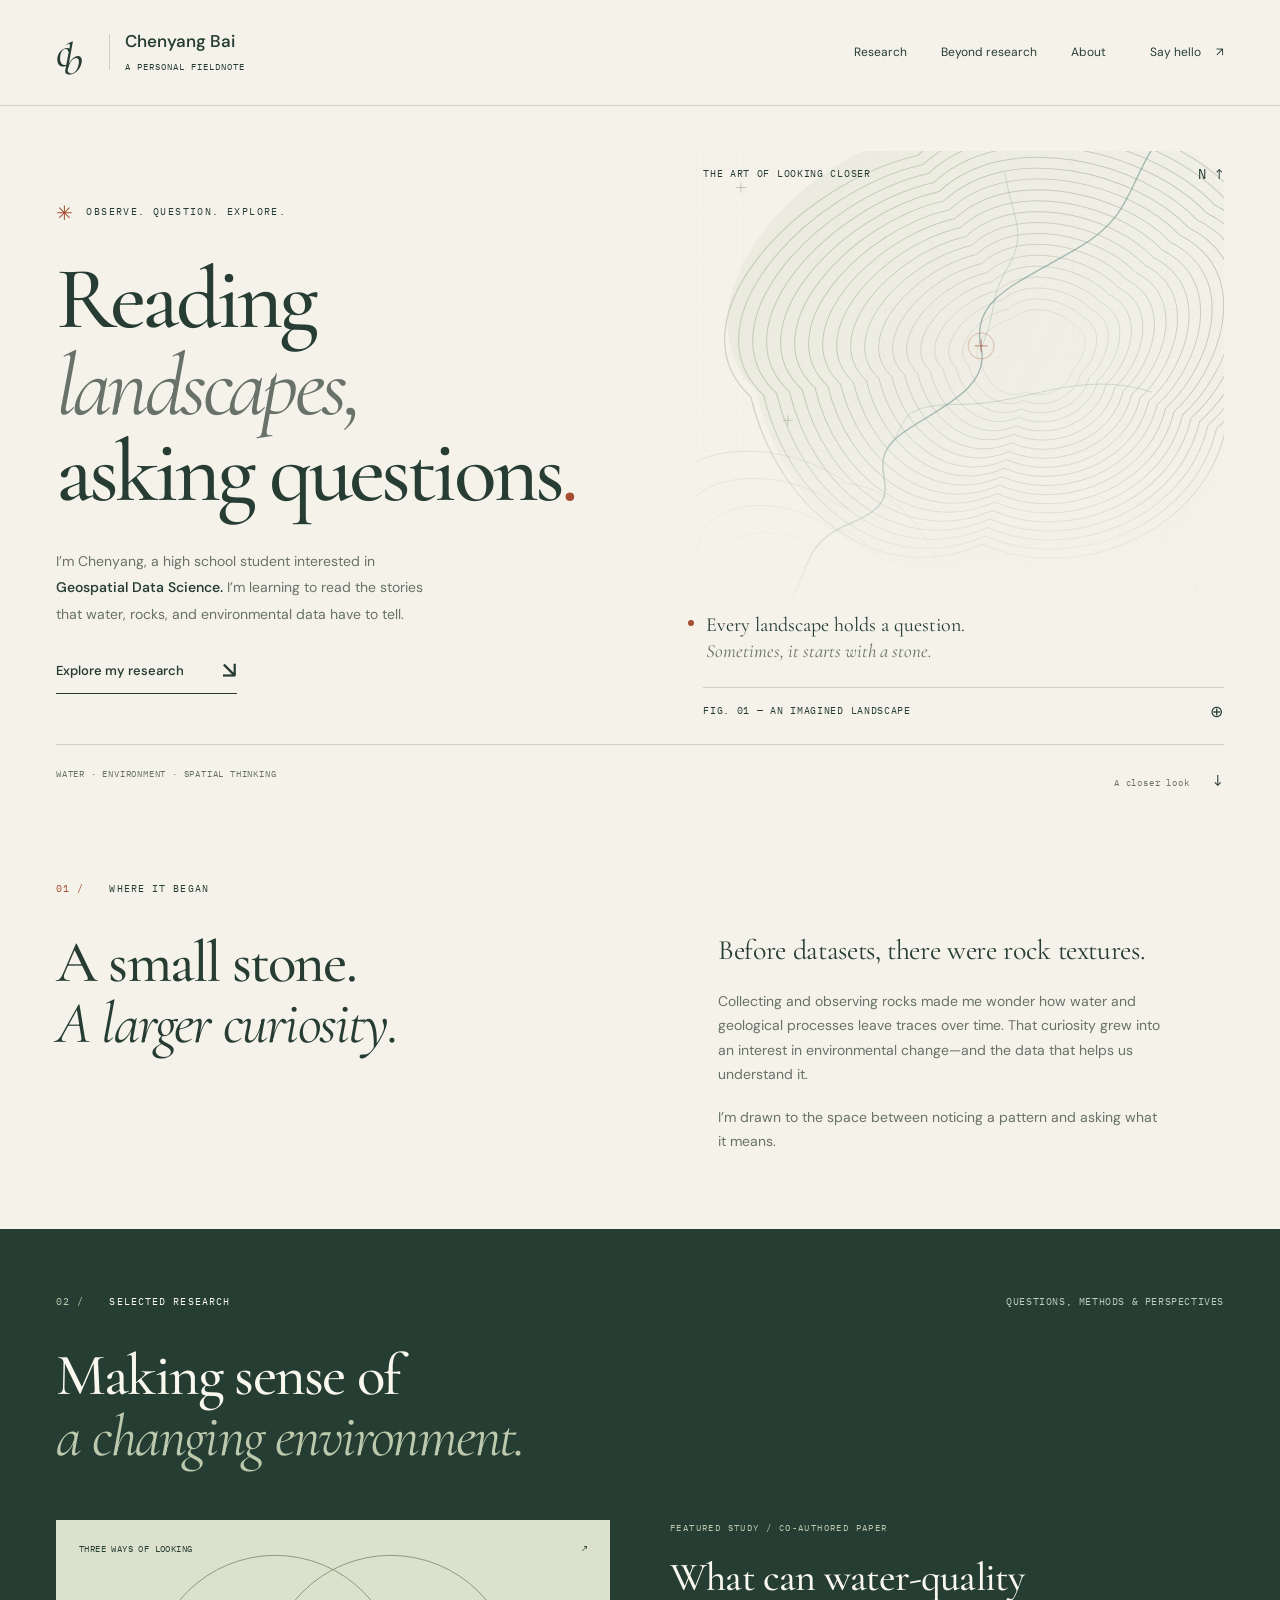
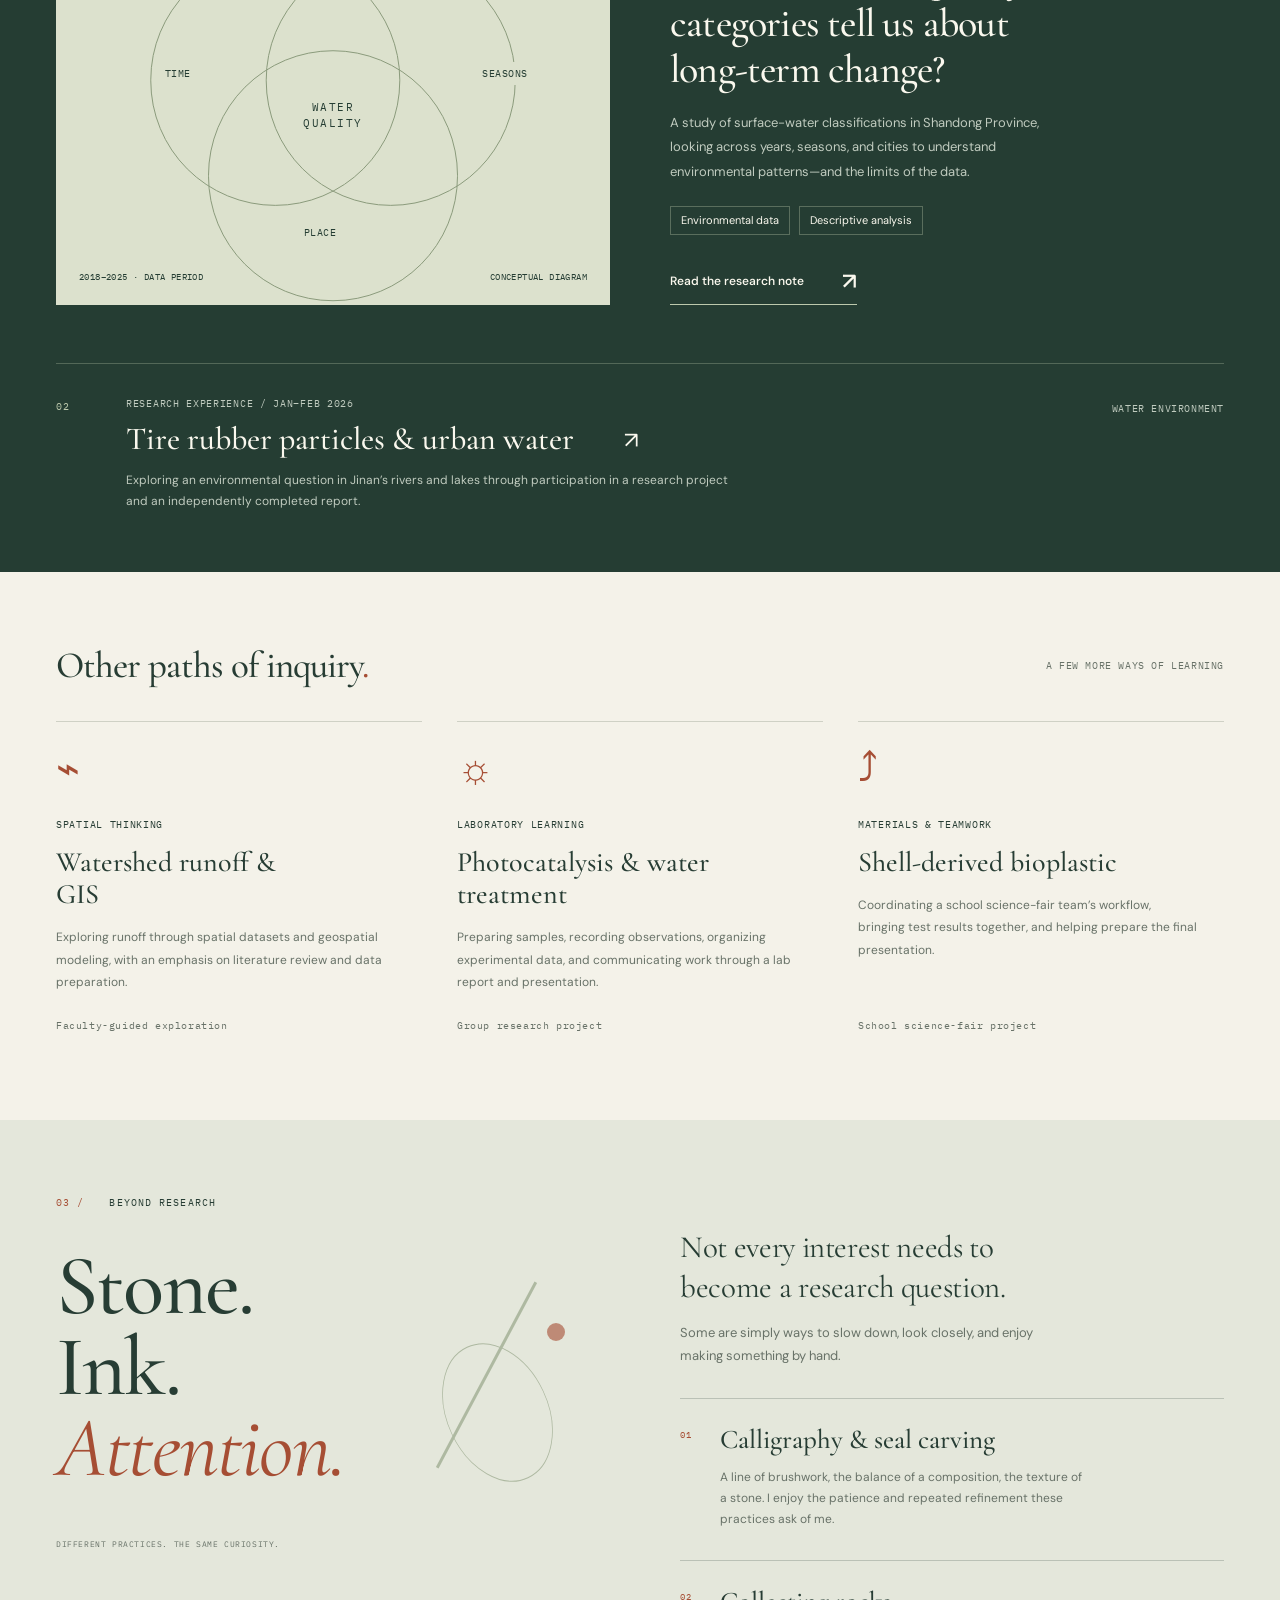
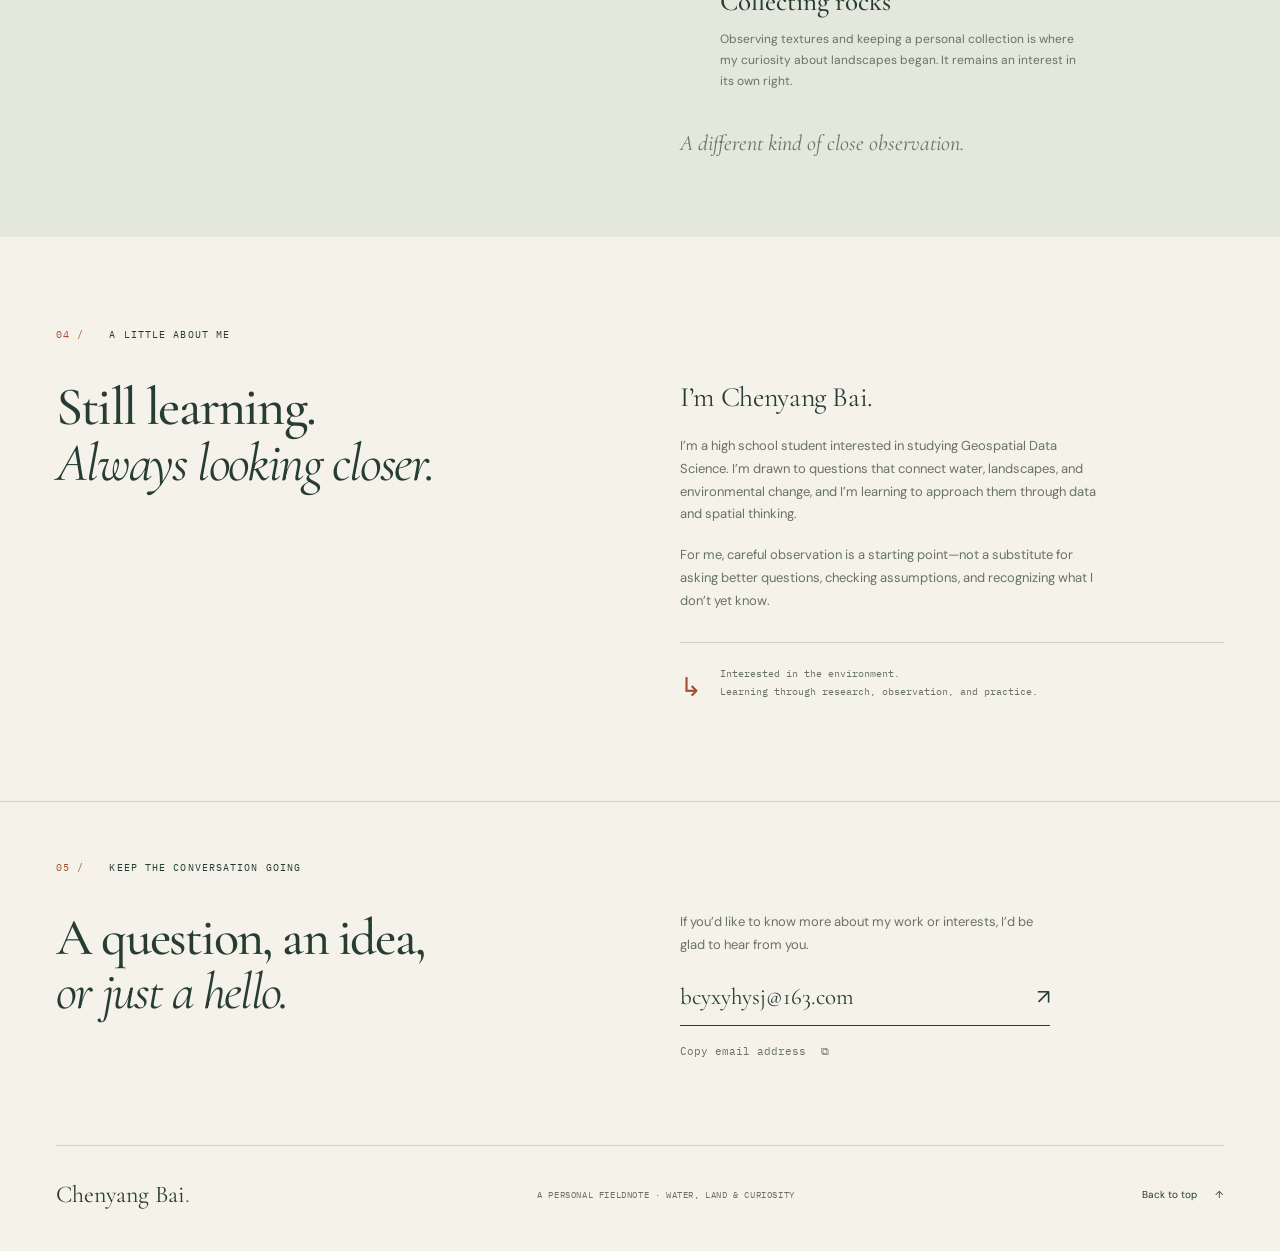
<file: index.html>
<!doctype html>
<html lang="en">
<head>
  <meta charset="utf-8">
  <meta name="viewport" content="width=device-width, initial-scale=1">
  <meta name="description" content="Chenyang Bai — a high school student exploring water, environmental data, and geospatial thinking. Research notes and interests beyond the classroom.">
  <meta name="robots" content="index, follow">
  <meta name="theme-color" content="#f4f2e9">
  <title>Chenyang Bai — Reading landscapes, asking questions.</title>
  <link rel="icon" href="assets/favicon.svg" type="image/svg+xml">
  <link rel="preconnect" href="https://fonts.googleapis.com">
  <link rel="preconnect" href="https://fonts.gstatic.com" crossorigin>
  <link href="https://fonts.googleapis.com/css2?family=Cormorant+Garamond:ital,wght@0,400;0,500;0,600;1,400;1,500&family=DM+Sans:wght@400;450;500;550;600;650&family=IBM+Plex+Mono:wght@400;500&display=swap" rel="stylesheet">
  <link rel="stylesheet" href="style.css">
  <script src="script.js" defer></script>
</head>
<body>
  <a class="skip-link" href="#main">Skip to content</a>
  <header class="site-header">
    <a class="brand" href="./" aria-label="Chenyang Bai, home"><span class="brand-mark" aria-hidden="true">c<span>b</span></span><span>Chenyang Bai<span class="brand-sub">A PERSONAL FIELDNOTE</span></span></a>
    <button class="menu-toggle" type="button" aria-expanded="false" aria-controls="primary-nav">Menu <span aria-hidden="true">+</span></button>
    <nav id="primary-nav" aria-label="Main navigation"><a href="#research">Research</a><a href="#practice">Beyond research</a><a href="#about">About</a><a class="nav-contact" href="#contact">Say hello <span aria-hidden="true">↗</span></a></nav>
  </header>
  <main id="main">
    <section class="hero" aria-labelledby="hero-title">
      <div class="hero-copy">
        <p class="eyebrow"><span class="small-cross" aria-hidden="true">✳</span> OBSERVE. QUESTION. EXPLORE.</p>
        <h1 id="hero-title">Reading<br><em>landscapes,</em><br>asking questions<span class="rust">.</span></h1>
        <p class="hero-intro">I’m Chenyang, a high school student interested in <strong>Geospatial Data Science.</strong> I’m learning to read the stories that water, rocks, and environmental data have to tell.</p>
        <a class="text-link" href="#research">Explore my research <span aria-hidden="true">↘</span></a>
      </div>
      <figure class="hero-figure">
        <div class="figure-top"><span>THE ART OF LOOKING CLOSER</span><span aria-hidden="true">N ↑</span></div>
        <img class="terrain" src="assets/terrain.svg" width="760" height="820" alt="Abstract illustration of nested terrain contours and a winding watercourse. Not a research map.">
        <div class="figure-note"><span class="note-dot" aria-hidden="true"></span><p>Every landscape holds a question.<br><em>Sometimes, it starts with a stone.</em></p></div>
        <figcaption><span>FIG. 01 — AN IMAGINED LANDSCAPE</span><span aria-hidden="true">⊕</span></figcaption>
      </figure>
      <div class="hero-bottom"><span>WATER · ENVIRONMENT · SPATIAL THINKING</span><a href="#beginning">A closer look <span aria-hidden="true">↓</span></a></div>
    </section>

    <section class="beginning page-width" id="beginning" aria-labelledby="beginning-title">
      <div class="section-kicker"><span class="section-number">01 /</span><span>WHERE IT BEGAN</span></div>
      <div class="beginning-body"><h2 id="beginning-title">A small stone.<br><em>A larger curiosity.</em></h2><div><p class="lead">Before datasets, there were rock textures.</p><p>Collecting and observing rocks made me wonder how water and geological processes leave traces over time. That curiosity grew into an interest in environmental change—and the data that helps us understand it.</p><p>I’m drawn to the space between noticing a pattern and asking what it means.</p></div></div>
    </section>

    <section class="research-section" id="research" aria-labelledby="research-title">
      <div class="page-width">
        <div class="section-heading"><div class="section-kicker"><span class="section-number">02 /</span><span>SELECTED RESEARCH</span></div><span class="marginal">QUESTIONS, METHODS & PERSPECTIVES</span></div>
        <h2 id="research-title">Making sense of<br><em>a changing environment.</em></h2>
        <article class="featured-research">
          <div class="research-art" aria-label="Conceptual illustration of the study's three perspectives, not measured results">
            <div class="art-label"><span>THREE WAYS OF LOOKING</span><span>↗</span></div>
            <div class="perspectives"><span class="orbit orbit-one"></span><span class="orbit orbit-two"></span><span class="orbit orbit-three"></span><span class="orbit-center">WATER<br>QUALITY</span><span class="orbit-tag tag-one">TIME</span><span class="orbit-tag tag-two">SEASONS</span><span class="orbit-tag tag-three">PLACE</span></div>
            <div class="art-label art-bottom"><span>2018–2025 · DATA PERIOD</span><span>CONCEPTUAL DIAGRAM</span></div>
          </div>
          <div class="featured-copy"><p class="eyebrow">FEATURED STUDY / CO-AUTHORED PAPER</p><h3>What can water-quality categories tell us about long&#8209;term change?</h3><p>A study of surface-water classifications in Shandong Province, looking across years, seasons, and cities to understand environmental patterns—and the limits of the data.</p><div class="tags"><span>Environmental data</span><span>Descriptive analysis</span></div><a class="text-link light-link" href="research/shandong-water-quality/">Read the research note <span aria-hidden="true">↗</span></a></div>
        </article>
        <article class="secondary-research"><span class="entry-number">02</span><div><p class="eyebrow">RESEARCH EXPERIENCE / JAN–FEB 2026</p><h3><a href="research/tire-rubber-particles/">Tire rubber particles & urban water<span aria-hidden="true">↗</span></a></h3><p>Exploring an environmental question in Jinan’s rivers and lakes through participation in a research project and an independently completed report.</p></div><span class="small-label">WATER ENVIRONMENT</span></article>
      </div>
    </section>

    <section class="explorations page-width" aria-labelledby="explorations-title">
      <div class="section-heading"><h2 id="explorations-title">Other paths of inquiry<span class="rust">.</span></h2><p class="marginal">A FEW MORE WAYS OF LEARNING</p></div>
      <div class="inquiry-grid">
        <article><span class="inquiry-symbol" aria-hidden="true">⌁</span><p class="eyebrow">SPATIAL THINKING</p><h3>Watershed runoff & GIS</h3><p>Exploring runoff through spatial datasets and geospatial modeling, with an emphasis on literature review and data preparation.</p><span class="entry-foot">Faculty-guided exploration</span></article>
        <article><span class="inquiry-symbol" aria-hidden="true">☼</span><p class="eyebrow">LABORATORY LEARNING</p><h3>Photocatalysis & water treatment</h3><p>Preparing samples, recording observations, organizing experimental data, and communicating work through a lab report and presentation.</p><span class="entry-foot">Group research project</span></article>
        <article><span class="inquiry-symbol" aria-hidden="true">⤴</span><p class="eyebrow">MATERIALS & TEAMWORK</p><h3>Shell-derived bioplastic</h3><p>Coordinating a school science-fair team’s workflow, bringing test results together, and helping prepare the final presentation.</p><span class="entry-foot">School science-fair project</span></article>
      </div>
    </section>

    <section class="practice-section" id="practice" aria-labelledby="practice-title">
      <div class="page-width practice-layout"><div class="practice-left"><div class="section-kicker"><span class="section-number">03 /</span><span>BEYOND RESEARCH</span></div><h2 id="practice-title">Stone.<br>Ink.<br><em>Attention.</em></h2><div class="practice-motif" aria-hidden="true"><span class="motif-line"></span><span class="motif-circle"></span><span class="motif-dot"></span></div><p class="marginal">DIFFERENT PRACTICES. THE SAME CURIOSITY.</p></div>
        <div class="practice-right"><p class="lead">Not every interest needs to become a research question.</p><p>Some are simply ways to slow down, look closely, and enjoy making something by hand.</p>
          <article class="practice-entry"><span>01</span><div><h3>Calligraphy & seal carving</h3><p>A line of brushwork, the balance of a composition, the texture of a stone. I enjoy the patience and repeated refinement these practices ask of me.</p></div></article>
          <article class="practice-entry"><span>02</span><div><h3>Collecting rocks</h3><p>Observing textures and keeping a personal collection is where my curiosity about landscapes began. It remains an interest in its own right.</p></div></article>
          <p class="practice-close">A different kind of close observation.</p>
        </div>
      </div>
    </section>

    <section class="about-section page-width" id="about" aria-labelledby="about-title"><div class="section-kicker"><span class="section-number">04 /</span><span>A LITTLE ABOUT ME</span></div><div class="about-layout"><h2 id="about-title">Still learning.<br><em>Always looking closer.</em></h2><div><p class="lead">I’m Chenyang Bai.</p><p>I’m a high school student interested in studying Geospatial Data Science. I’m drawn to questions that connect water, landscapes, and environmental change, and I’m learning to approach them through data and spatial thinking.</p><p>For me, careful observation is a starting point—not a substitute for asking better questions, checking assumptions, and recognizing what I don’t yet know.</p><div class="about-note"><span aria-hidden="true">↳</span><p>Interested in the environment.<br>Learning through research, observation, and practice.</p></div></div></div></section>

    <section class="contact-section" id="contact" aria-labelledby="contact-title"><div class="page-width"><div class="section-kicker"><span class="section-number">05 /</span><span>KEEP THE CONVERSATION GOING</span></div><div class="contact-layout"><h2 id="contact-title">A question, an idea,<br><em>or just a hello.</em></h2><div><p>If you’d like to know more about my work or interests, I’d be glad to hear from you.</p><a class="email-link" href="mailto:bcyxyhysj@163.com">bcyxyhysj@163.com <span aria-hidden="true">↗</span></a><button class="copy-email" type="button" data-copy-email="bcyxyhysj@163.com">Copy email address <span aria-hidden="true">⧉</span></button><p class="copy-status" role="status" aria-live="polite"></p></div></div></div></section>
  </main>
  <footer class="site-footer page-width"><a href="./" class="footer-name">Chenyang Bai<span class="rust">.</span></a><span>A PERSONAL FIELDNOTE · WATER, LAND & CURIOSITY</span><a href="#main">Back to top <span aria-hidden="true">↑</span></a></footer>
</body>
</html>
</file>
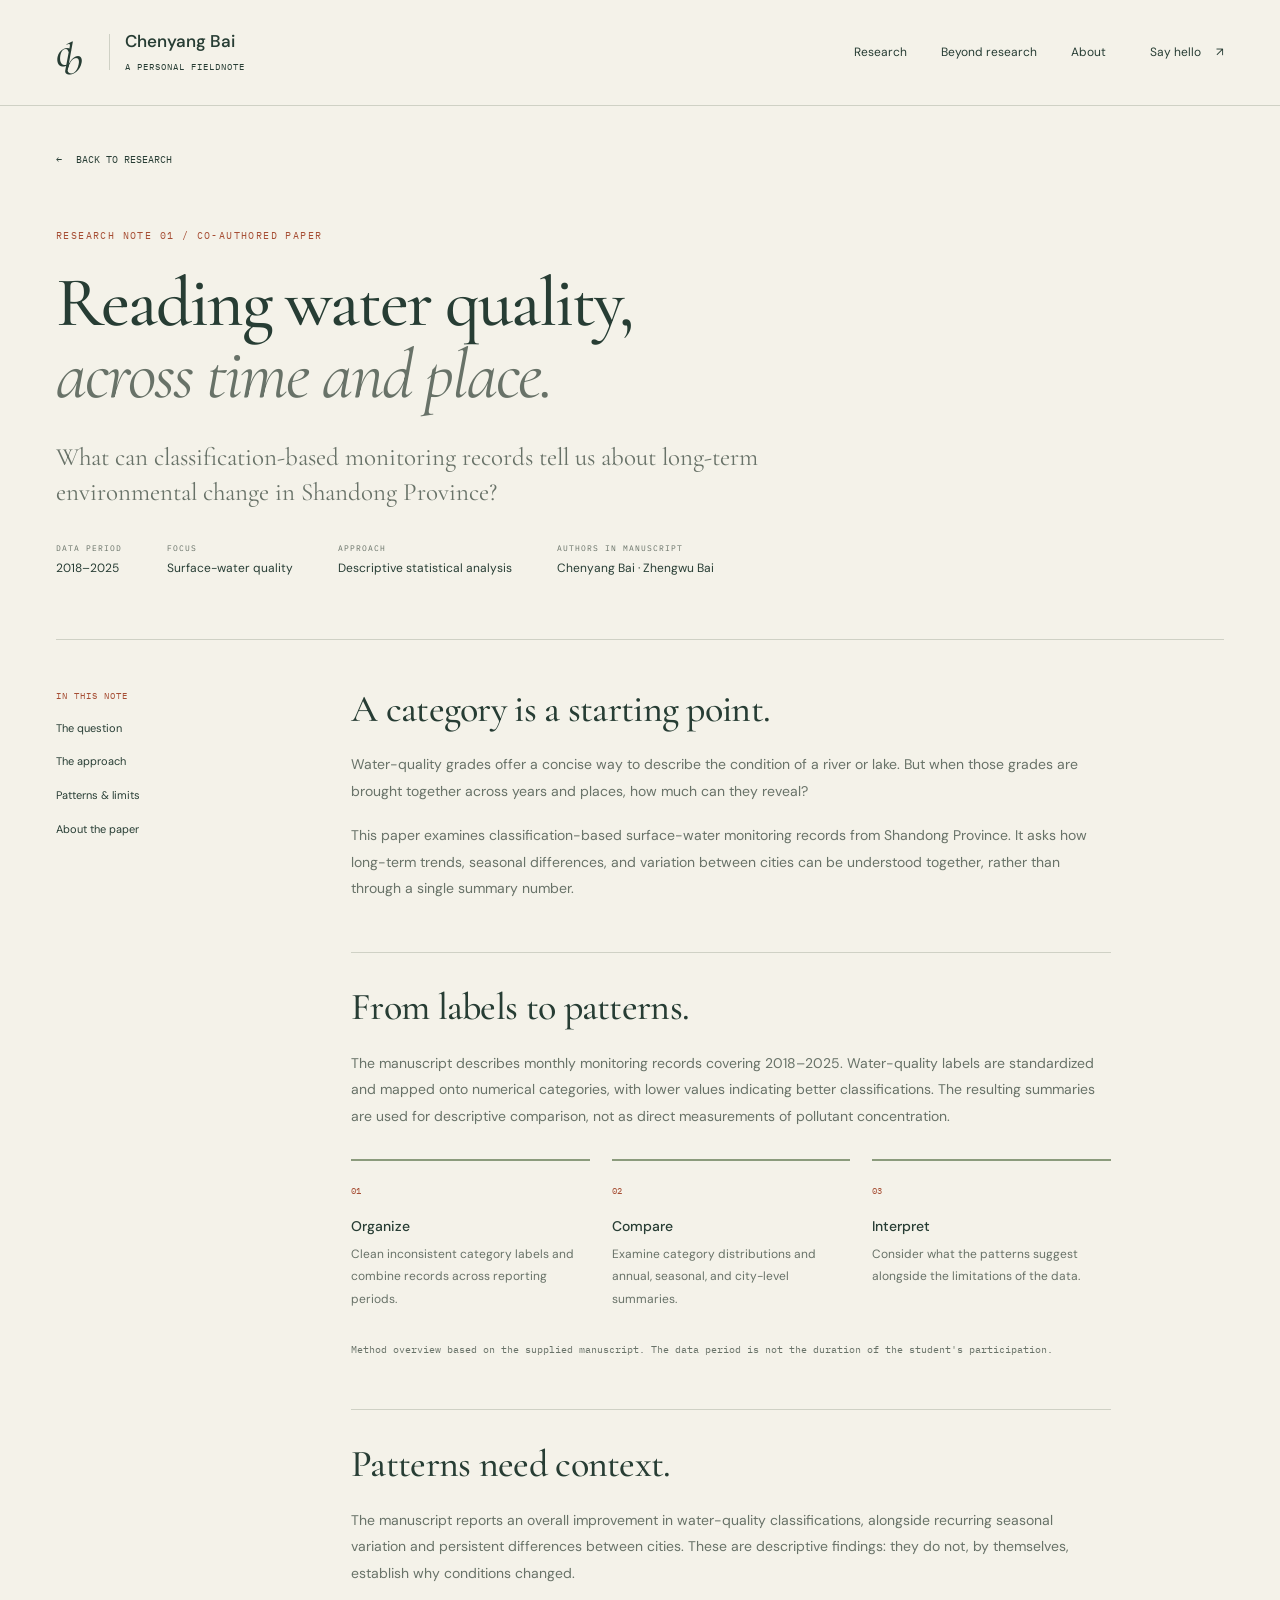
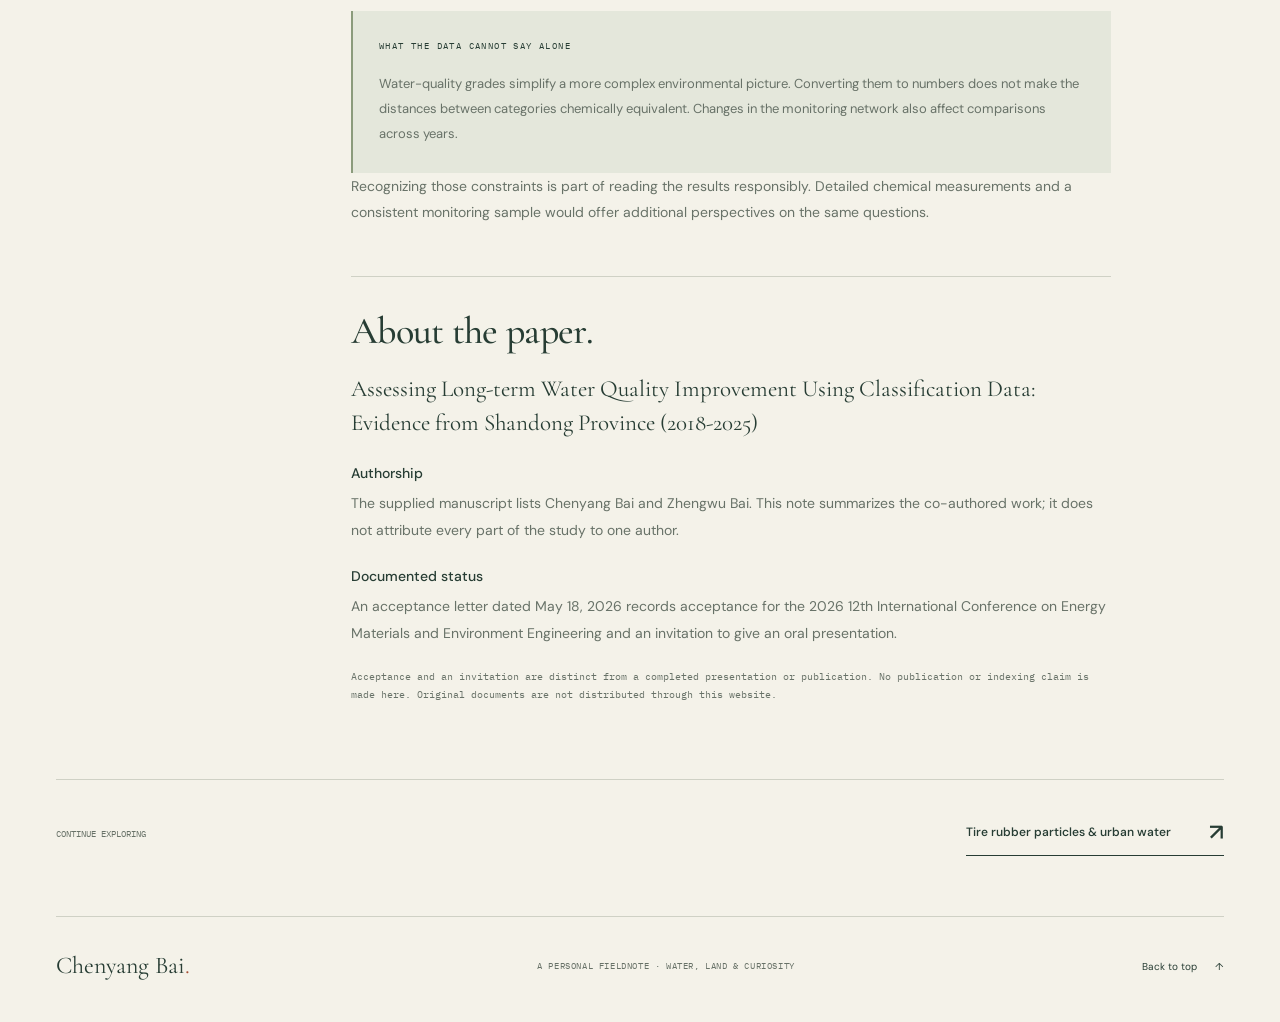
<file: research/shandong-water-quality/index.html>
<!doctype html>
<html lang="en"><head><meta charset="utf-8"><meta name="viewport" content="width=device-width, initial-scale=1"><meta name="robots" content="index, follow"><meta name="theme-color" content="#f4f2e9"><title>Water quality across time and place — Chenyang Bai</title><meta name="description" content="A research note on classification-based surface-water monitoring data from Shandong Province, 2018–2025."><link rel="icon" href="../../assets/favicon.svg" type="image/svg+xml"><link rel="preconnect" href="https://fonts.googleapis.com"><link rel="preconnect" href="https://fonts.gstatic.com" crossorigin><link href="https://fonts.googleapis.com/css2?family=Cormorant+Garamond:ital,wght@0,400;0,500;0,600;1,400;1,500&amp;family=DM+Sans:wght@400;450;500;550;600;650&amp;family=IBM+Plex+Mono:wght@400;500&amp;display=swap" rel="stylesheet"><link rel="stylesheet" href="../../style.css"><script src="../../script.js" defer></script></head><body>
<a class="skip-link" href="#main">Skip to content</a><header class="site-header"><a class="brand" href="../../" aria-label="Chenyang Bai, home"><span class="brand-mark" aria-hidden="true">c<span>b</span></span><span>Chenyang Bai<span class="brand-sub">A PERSONAL FIELDNOTE</span></span></a><button class="menu-toggle" type="button" aria-expanded="false" aria-controls="primary-nav">Menu <span aria-hidden="true">+</span></button><nav id="primary-nav" aria-label="Main navigation"><a href="../../#research">Research</a><a href="../../#practice">Beyond research</a><a href="../../#about">About</a><a class="nav-contact" href="../../#contact">Say hello <span aria-hidden="true">↗</span></a></nav></header>
<main id="main" class="detail-main page-width"><a class="back-link" href="../../#research"><span aria-hidden="true">←</span> BACK TO RESEARCH</a>
<article><header class="article-header"><p class="eyebrow">RESEARCH NOTE 01 / CO-AUTHORED PAPER</p><h1>Reading water quality,<br><em>across time and place.</em></h1><p class="article-deck">What can classification-based monitoring records tell us about long-term environmental change in Shandong Province?</p><dl class="article-meta"><div><dt>DATA PERIOD</dt><dd>2018–2025</dd></div><div><dt>FOCUS</dt><dd>Surface-water quality</dd></div><div><dt>APPROACH</dt><dd>Descriptive statistical analysis</dd></div><div><dt>AUTHORS IN MANUSCRIPT</dt><dd>Chenyang Bai · Zhengwu Bai</dd></div></dl></header>
<div class="article-layout"><aside class="article-aside"><p>IN THIS NOTE</p><nav aria-label="On this page"><a href="#question">The question</a><a href="#approach">The approach</a><a href="#patterns">Patterns &amp; limits</a><a href="#paper">About the paper</a></nav></aside><div class="article-body">
<section id="question"><h2>A category is a starting point.</h2><p>Water-quality grades offer a concise way to describe the condition of a river or lake. But when those grades are brought together across years and places, how much can they reveal?</p><p>This paper examines classification-based surface-water monitoring records from Shandong Province. It asks how long-term trends, seasonal differences, and variation between cities can be understood together, rather than through a single summary number.</p></section>
<section id="approach"><h2>From labels to patterns.</h2><p>The manuscript describes monthly monitoring records covering 2018–2025. Water-quality labels are standardized and mapped onto numerical categories, with lower values indicating better classifications. The resulting summaries are used for descriptive comparison, not as direct measurements of pollutant concentration.</p><ol class="method-steps"><li><span>01</span><h3>Organize</h3><p>Clean inconsistent category labels and combine records across reporting periods.</p></li><li><span>02</span><h3>Compare</h3><p>Examine category distributions and annual, seasonal, and city-level summaries.</p></li><li><span>03</span><h3>Interpret</h3><p>Consider what the patterns suggest alongside the limitations of the data.</p></li></ol><p class="source-note">Method overview based on the supplied manuscript. The data period is not the duration of the student's participation.</p></section>
<section id="patterns"><h2>Patterns need context.</h2><p>The manuscript reports an overall improvement in water-quality classifications, alongside recurring seasonal variation and persistent differences between cities. These are descriptive findings: they do not, by themselves, establish why conditions changed.</p><div class="article-callout"><p class="eyebrow">WHAT THE DATA CANNOT SAY ALONE</p><p>Water-quality grades simplify a more complex environmental picture. Converting them to numbers does not make the distances between categories chemically equivalent. Changes in the monitoring network also affect comparisons across years.</p></div><p>Recognizing those constraints is part of reading the results responsibly. Detailed chemical measurements and a consistent monitoring sample would offer additional perspectives on the same questions.</p></section>
<section id="paper"><h2>About the paper.</h2><p class="formal-title">Assessing Long-term Water Quality Improvement Using Classification Data: Evidence from Shandong Province (2018-2025)</p><h3>Authorship</h3><p>The supplied manuscript lists Chenyang Bai and Zhengwu Bai. This note summarizes the co-authored work; it does not attribute every part of the study to one author.</p><h3>Documented status</h3><p>An acceptance letter dated May 18, 2026 records acceptance for the 2026 12th International Conference on Energy Materials and Environment Engineering and an invitation to give an oral presentation.</p><p class="source-note">Acceptance and an invitation are distinct from a completed presentation or publication. No publication or indexing claim is made here. Original documents are not distributed through this website.</p></section>
</div></div></article><div class="article-next"><span>CONTINUE EXPLORING</span><a class="text-link" href="../tire-rubber-particles/">Tire rubber particles &amp; urban water <span aria-hidden="true">↗</span></a></div></main><footer class="site-footer page-width"><a href="../../" class="footer-name">Chenyang Bai<span class="rust">.</span></a><span>A PERSONAL FIELDNOTE · WATER, LAND &amp; CURIOSITY</span><a href="#main">Back to top <span aria-hidden="true">↑</span></a></footer></body></html>
</file>
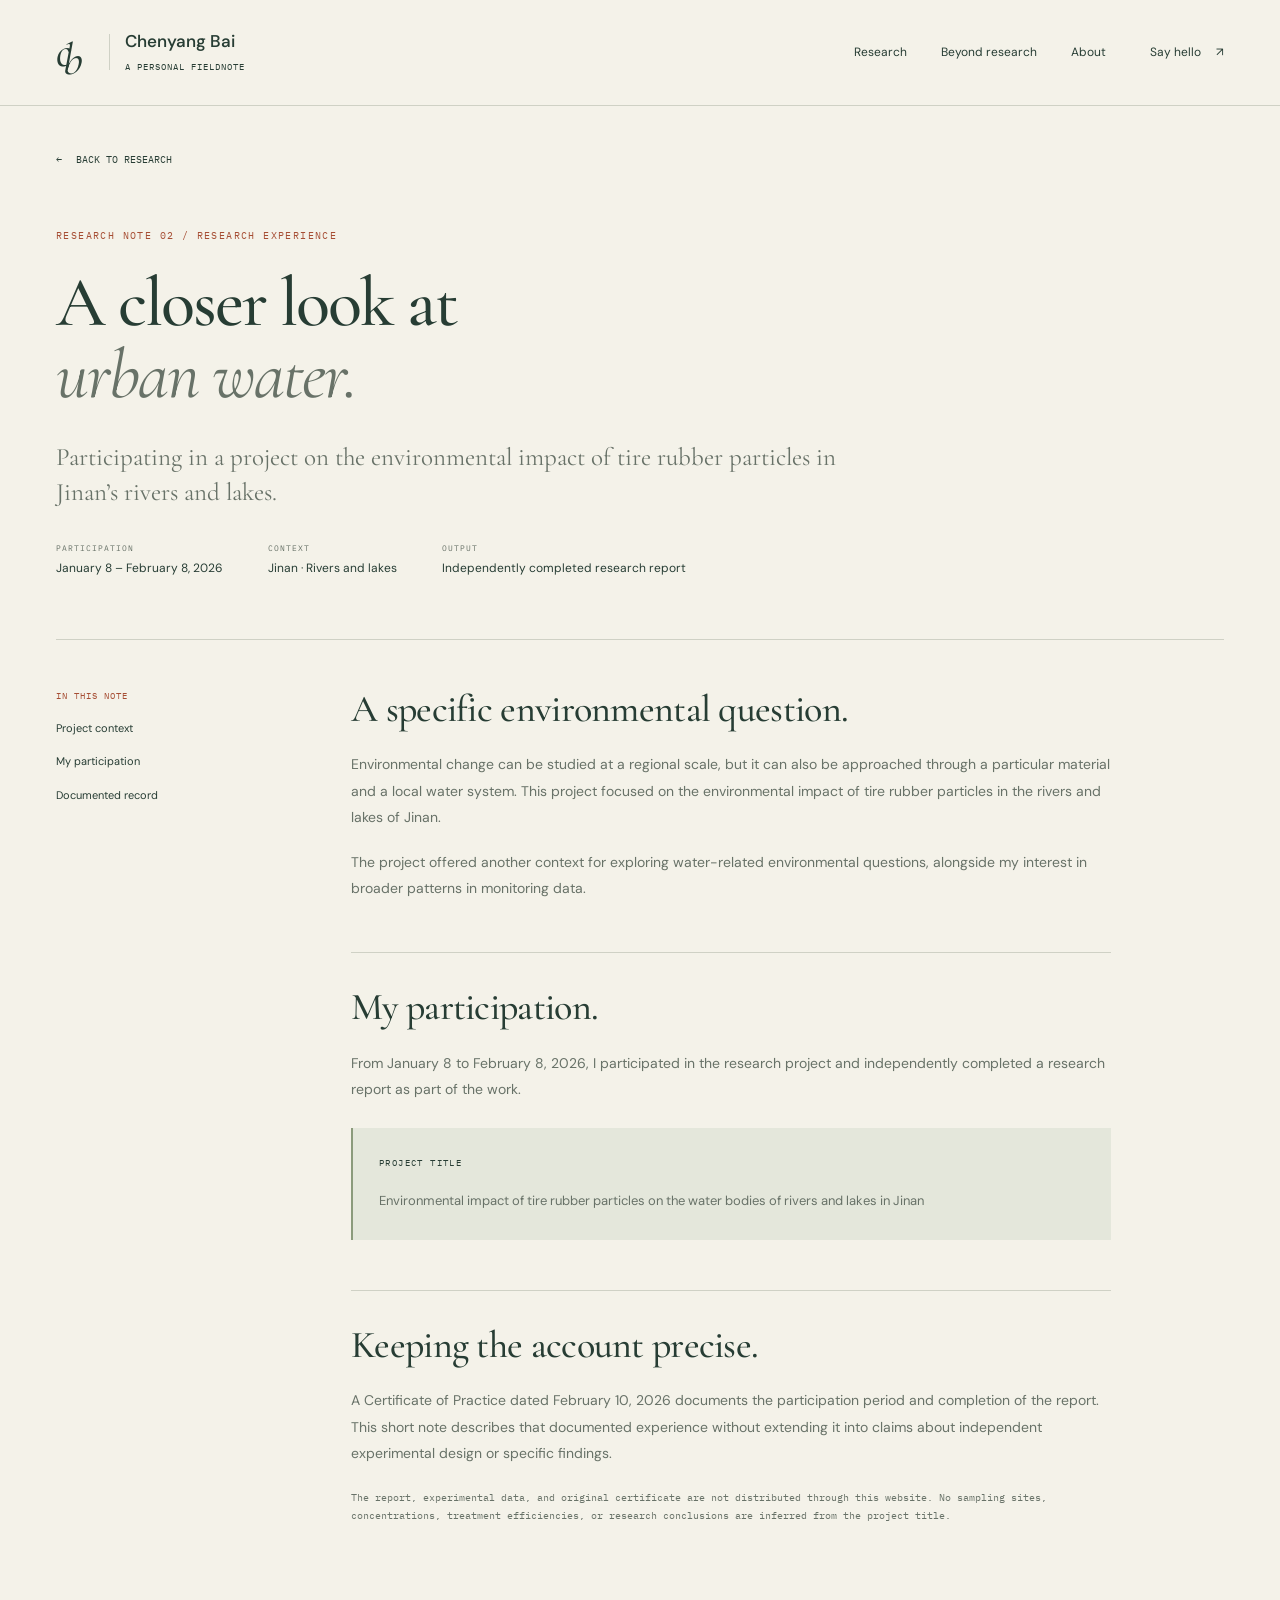
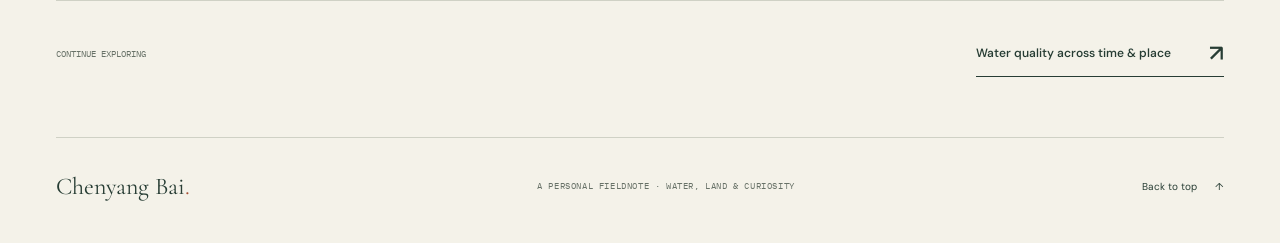
<file: research/tire-rubber-particles/index.html>
<!doctype html>
<html lang="en"><head><meta charset="utf-8"><meta name="viewport" content="width=device-width, initial-scale=1"><meta name="robots" content="index, follow"><meta name="theme-color" content="#f4f2e9"><title>Tire rubber particles and urban water — Chenyang Bai</title><meta name="description" content="A research experience on tire rubber particles and the water environment in Jinan."><link rel="icon" href="../../assets/favicon.svg" type="image/svg+xml"><link rel="preconnect" href="https://fonts.googleapis.com"><link rel="preconnect" href="https://fonts.gstatic.com" crossorigin><link href="https://fonts.googleapis.com/css2?family=Cormorant+Garamond:ital,wght@0,400;0,500;0,600;1,400;1,500&amp;family=DM+Sans:wght@400;450;500;550;600;650&amp;family=IBM+Plex+Mono:wght@400;500&amp;display=swap" rel="stylesheet"><link rel="stylesheet" href="../../style.css"><script src="../../script.js" defer></script></head><body>
<a class="skip-link" href="#main">Skip to content</a><header class="site-header"><a class="brand" href="../../" aria-label="Chenyang Bai, home"><span class="brand-mark" aria-hidden="true">c<span>b</span></span><span>Chenyang Bai<span class="brand-sub">A PERSONAL FIELDNOTE</span></span></a><button class="menu-toggle" type="button" aria-expanded="false" aria-controls="primary-nav">Menu <span aria-hidden="true">+</span></button><nav id="primary-nav" aria-label="Main navigation"><a href="../../#research">Research</a><a href="../../#practice">Beyond research</a><a href="../../#about">About</a><a class="nav-contact" href="../../#contact">Say hello <span aria-hidden="true">↗</span></a></nav></header>
<main id="main" class="detail-main page-width"><a class="back-link" href="../../#research"><span aria-hidden="true">←</span> BACK TO RESEARCH</a>
<article><header class="article-header"><p class="eyebrow">RESEARCH NOTE 02 / RESEARCH EXPERIENCE</p><h1>A closer look at<br><em>urban water.</em></h1><p class="article-deck">Participating in a project on the environmental impact of tire rubber particles in Jinan’s rivers and lakes.</p><dl class="article-meta"><div><dt>PARTICIPATION</dt><dd>January 8 – February 8, 2026</dd></div><div><dt>CONTEXT</dt><dd>Jinan · Rivers and lakes</dd></div><div><dt>OUTPUT</dt><dd>Independently completed research report</dd></div></dl></header>
<div class="article-layout"><aside class="article-aside"><p>IN THIS NOTE</p><nav aria-label="On this page"><a href="#context">Project context</a><a href="#role">My participation</a><a href="#record">Documented record</a></nav></aside><div class="article-body">
<section id="context"><h2>A specific environmental question.</h2><p>Environmental change can be studied at a regional scale, but it can also be approached through a particular material and a local water system. This project focused on the environmental impact of tire rubber particles in the rivers and lakes of Jinan.</p><p>The project offered another context for exploring water-related environmental questions, alongside my interest in broader patterns in monitoring data.</p></section>
<section id="role"><h2>My participation.</h2><p>From January 8 to February 8, 2026, I participated in the research project and independently completed a research report as part of the work.</p><div class="article-callout"><p class="eyebrow">PROJECT TITLE</p><p>Environmental impact of tire rubber particles on the water bodies of rivers and lakes in Jinan</p></div></section>
<section id="record"><h2>Keeping the account precise.</h2><p>A Certificate of Practice dated February 10, 2026 documents the participation period and completion of the report. This short note describes that documented experience without extending it into claims about independent experimental design or specific findings.</p><p class="source-note">The report, experimental data, and original certificate are not distributed through this website. No sampling sites, concentrations, treatment efficiencies, or research conclusions are inferred from the project title.</p></section>
</div></div></article><div class="article-next"><span>CONTINUE EXPLORING</span><a class="text-link" href="../shandong-water-quality/">Water quality across time &amp; place <span aria-hidden="true">↗</span></a></div></main><footer class="site-footer page-width"><a href="../../" class="footer-name">Chenyang Bai<span class="rust">.</span></a><span>A PERSONAL FIELDNOTE · WATER, LAND &amp; CURIOSITY</span><a href="#main">Back to top <span aria-hidden="true">↑</span></a></footer></body></html>
</file>
<file: style.css>
:root{--paper:#f4f2e9;--ink:#273d34;--muted:#687268;--line:#cfD1c5;--green:#253d33;--green-soft:#bdc9ad;--green-muted:#c0cbbf;--white:#faf8ee;--rust:#a64e34;--sage:#e4e7db;--art:#dce1cd;--art-line:#8b9b7c;--focus:#ad5033;--display:'Cormorant Garamond',Georgia,serif;--body:'DM Sans',Arial,sans-serif;--mono:'IBM Plex Mono',monospace;--page:1280px}
*{box-sizing:border-box}html{scroll-behavior:smooth;scroll-padding-top:110px}body{margin:0;background:var(--paper);color:var(--ink);font:15px/1.75 var(--body);-webkit-font-smoothing:antialiased}::selection{background:var(--green-soft);color:var(--ink)}a{color:inherit;text-decoration:none}button{font:inherit;color:inherit}button,a{-webkit-tap-highlight-color:transparent}button{cursor:pointer}a:focus-visible,button:focus-visible,summary:focus-visible{outline:2px solid var(--focus);outline-offset:6px}img{display:block;max-width:100%;height:auto}figure,p{margin:0}p+p{margin-top:18px}h1,h2,h3{margin:0;font-weight:500}h1,h2,h3,.lead,.practice-close{font-family:var(--display)}em{font-weight:400}h2{font-size:clamp(40px,4.6vw,65px);line-height:1.04;letter-spacing:-1.8px}h3{line-height:1.15}strong{font-weight:550}.page-width{width:calc(100% - 112px);max-width:var(--page);margin-inline:auto}.rust{color:var(--rust)}.eyebrow,.marginal,.section-kicker,.hero-bottom,.figure-top,figcaption,.art-label,.small-label,.entry-foot,.entry-number,.practice-entry>span,.brand-sub,.site-footer>span{font:10px/1.65 var(--mono);letter-spacing:1.1px}.eyebrow{font-size:10px;letter-spacing:1.4px}.marginal{color:var(--muted);font-size:9px}.section-kicker{display:flex;align-items:center;gap:25px;font-size:10px}.section-number{color:var(--rust)}.section-heading{display:flex;justify-content:space-between;align-items:center;gap:24px}.lead{font-size:28px;line-height:1.3;letter-spacing:-.35px}.text-link{display:inline-flex;align-items:center;gap:38px;padding:11px 0;border-bottom:1px solid var(--ink);font-size:13px;font-weight:550}.text-link span{font-size:23px;line-height:1;transition:transform .2s}.text-link:hover span{transform:translate(3px,2px)}.skip-link{position:fixed;top:-100px;left:16px;z-index:100;padding:10px 18px;background:var(--green);color:var(--white)}.skip-link:focus{top:10px}
.site-header{height:106px;padding:0 56px;display:flex;align-items:center;justify-content:space-between;gap:30px;border-bottom:1px solid var(--line);max-width:1550px;margin:auto}.brand{display:flex;gap:15px;align-items:center;font-size:17px;line-height:1.4;font-weight:550;white-space:nowrap}.brand-mark{font:italic 45px/.8 var(--display);letter-spacing:-9px;padding-right:11px;border-right:1px solid var(--line);width:54px}.brand-mark span{position:relative;top:8px}.brand-sub{display:block;margin-top:6px;font-size:8px;letter-spacing:1.6px;font-weight:400}.site-header nav{display:flex;gap:34px;align-items:center;font-size:12px}.site-header nav>a{position:relative;padding:10px 0}.site-header nav>a:after{content:'';position:absolute;left:0;right:100%;bottom:4px;height:1px;background:currentColor;transition:right .2s}.site-header nav>a:hover:after,.site-header nav>a[aria-current]:after{right:0}.nav-contact{margin-left:10px}.nav-contact span{margin-left:12px}.menu-toggle{display:none;border:0;background:transparent;padding:12px 0;font-size:12px}
.hero{max-width:1550px;margin:auto;display:grid;grid-template-columns:1.12fr 1fr;padding:45px 56px 0;column-gap:15px;position:relative}.hero-copy{padding:45px 0 50px;z-index:1}.hero .eyebrow{display:flex;align-items:center;gap:12px}.small-cross{font-size:20px;color:var(--rust)}h1{font-size:clamp(65px,6.9vw,102px);line-height:.98;letter-spacing:-3.8px;margin-top:27px;white-space:nowrap}h1 em{color:var(--muted)}.hero-intro{max-width:365px;margin:32px 0 21px;font-size:13px;line-height:1.9;color:var(--muted)}.hero-intro strong{color:var(--ink)}.hero-figure{position:relative;margin-left:-22px;min-width:0;align-self:stretch;display:flex;flex-direction:column;justify-content:space-between;overflow:hidden}.figure-top{display:flex;justify-content:space-between;align-items:center;font-size:8px;padding:12px 0 0 45px;z-index:1}.figure-top>span:last-child{font-size:14px}.terrain{position:absolute;inset:-30px -30px 0 auto;width:100%;height:100%;object-fit:contain;opacity:.9;z-index:0}.figure-note{position:relative;z-index:1;margin:auto 0 80px 30px;display:flex;gap:12px;align-items:flex-start;padding-top:380px}.figure-note p{font-family:var(--display);font-size:20px;line-height:1.3}.figure-note em{color:var(--muted);font-size:19px}.note-dot{width:6px;height:6px;background:var(--rust);border-radius:50%;margin-top:8px}.hero-figure figcaption{position:absolute;bottom:25px;left:45px;right:0;display:flex;justify-content:space-between;border-top:1px solid var(--line);padding-top:15px;font-size:8px}.hero-figure figcaption span:last-child{font-size:16px;line-height:1}.hero-bottom{grid-column:1/-1;border-top:1px solid var(--line);display:flex;justify-content:space-between;padding:22px 0;font-size:8px;letter-spacing:1.3px;color:var(--muted)}.hero-bottom a span{display:inline-block;margin-left:18px;color:var(--ink);font-size:16px}
.beginning{padding-block:90px 100px}.beginning-body{display:grid;grid-template-columns:1fr .9fr;gap:100px;margin-top:35px}.beginning-body>div{max-width:450px;color:var(--muted);font-size:14px}.beginning .lead{color:var(--ink);margin-bottom:20px}.research-section{background:var(--green);color:var(--white);padding:65px 0 60px}.research-section .section-number{color:var(--green-soft)}.research-section .marginal{color:var(--green-muted)}.research-section h2{margin:35px 0 45px}.research-section h2 em{color:var(--green-soft)}.featured-research{display:grid;grid-template-columns:1fr 1fr;gap:60px;align-items:center}.research-art{background:var(--art);color:var(--green);position:relative;min-height:385px;overflow:hidden}.art-label{position:absolute;top:22px;left:23px;right:23px;display:flex;justify-content:space-between;font-size:8px;letter-spacing:1px;z-index:1}.art-bottom{top:auto;bottom:20px;font-size:7px}.perspectives{position:absolute;inset:55px 10px 50px;display:flex;align-items:center;justify-content:center}.orbit{position:absolute;width:52%;aspect-ratio:1;border:1px solid var(--art-line);border-radius:50%}.orbit-one{transform:translate(-23%,-14%)}.orbit-two{transform:translate(23%,-14%)}.orbit-three{transform:translate(0,24%)}.orbit-center{text-align:center;font:11px/1.5 var(--mono);letter-spacing:1.5px;z-index:1}.orbit-tag{position:absolute;font:8px var(--mono);letter-spacing:1px;background:var(--art);padding:5px 8px}.tag-one{left:17%;top:31%}.tag-two{right:12%;top:31%}.tag-three{bottom:4%;left:43%}.featured-copy{padding:8px 5px 8px 0;max-width:455px}.featured-copy>.eyebrow{color:var(--green-soft);font-size:9px}.featured-copy h3{font-size:40px;letter-spacing:-.8px;margin:19px 0}.featured-copy>p:not(.eyebrow){font-size:13px;line-height:1.85;color:var(--green-muted);max-width:390px}.tags{display:flex;gap:9px;flex-wrap:wrap;margin:22px 0}.tags span{padding:4px 10px;border:1px solid color-mix(in srgb,var(--green-soft) 35%,transparent);font-size:9px}.light-link{border-color:var(--green-soft);font-size:12px;margin-top:2px}.secondary-research{display:grid;grid-template-columns:45px 1fr auto;gap:25px;border-top:1px solid color-mix(in srgb,var(--green-soft) 30%,transparent);margin-top:50px;padding-top:32px;align-items:start}.entry-number{color:var(--green-soft);padding-top:3px}.secondary-research .eyebrow{font-size:8px;color:var(--green-muted)}.secondary-research h3{font-size:32px;margin:9px 0 12px}.secondary-research h3 a{display:inline-flex;align-items:center;gap:50px}.secondary-research h3 span{font:23px var(--body)}.secondary-research p:not(.eyebrow){color:var(--green-muted);font-size:12px;max-width:610px}.small-label{font-size:8px;padding-top:5px;color:var(--green-muted)}
.explorations{padding-block:75px 85px}.explorations h2{font-size:37px;letter-spacing:-1px}.inquiry-grid{display:grid;grid-template-columns:repeat(3,1fr);margin-top:35px;gap:35px}.inquiry-grid article{border-top:1px solid var(--line);padding:26px 25px 0 0;display:flex;flex-direction:column;align-items:flex-start}.inquiry-symbol{font-size:40px;line-height:1;color:var(--rust);height:55px}.inquiry-grid .eyebrow{font-size:8px;margin:14px 0 13px}.inquiry-grid h3{font-size:28px;max-width:260px;margin-bottom:16px}.inquiry-grid p:not(.eyebrow){font-size:12px;line-height:1.85;color:var(--muted)}.entry-foot{margin-top:auto;padding-top:25px;font-size:8px;color:var(--muted);letter-spacing:.3px}
.practice-section{background:var(--sage);padding-block:75px}.practice-layout{display:grid;grid-template-columns:1fr 1fr;gap:80px}.practice-left{position:relative}.practice-left h2{font-size:85px;line-height:.95;margin-top:35px;position:relative;z-index:1}.practice-left h2 em{color:var(--rust)}.practice-left>.marginal{font-size:8px;margin-top:50px}.practice-motif{position:absolute;width:170px;height:240px;top:75px;right:5px;opacity:.6}.motif-line{position:absolute;left:60px;top:0;width:3px;height:210px;transform:rotate(28deg);background:var(--art-line)}.motif-circle{position:absolute;left:0;top:70px;width:145px;height:145px;border:1px solid var(--art-line);border-radius:50%;transform:rotate(-25deg) scaleX(.7)}.motif-dot{position:absolute;top:53px;left:122px;width:18px;height:18px;border-radius:50%;background:var(--rust)}.practice-right{padding-top:32px}.practice-right>.lead{font-size:31px;max-width:370px}.practice-right>p:not(.lead):not(.practice-close){font-size:13px;color:var(--muted);max-width:390px;margin-top:15px}.practice-entry{border-top:1px solid color-mix(in srgb,var(--ink) 22%,transparent);margin-top:30px;padding-top:25px;display:grid;grid-template-columns:25px 1fr;gap:15px}.practice-entry>span{font-size:9px;color:var(--rust);padding-top:4px}.practice-entry h3{font-size:27px;margin-bottom:12px}.practice-entry p{font-size:12px;color:var(--muted);max-width:365px}.practice-close{font-size:22px;font-style:italic;margin-top:32px;color:var(--muted)}
.about-section{padding-block:90px}.about-layout{display:grid;grid-template-columns:1fr 1fr;gap:80px;margin-top:35px}.about-layout h2{font-size:54px}.about-layout>div>p:not(.lead){font-size:13px;color:var(--muted);max-width:420px}.about-layout .lead{margin-bottom:20px}.about-note{display:flex;gap:18px;border-top:1px solid var(--line);margin-top:30px;padding-top:22px}.about-note>span{font-size:26px;color:var(--rust)}.about-note p{font:10px/1.8 var(--mono);color:var(--muted)}.contact-section{border-top:1px solid var(--line);padding-block:58px 50px}.contact-layout{display:grid;grid-template-columns:1fr 1fr;gap:80px;margin-top:35px}.contact-layout h2{font-size:52px}.contact-layout>div>p:first-child{font-size:13px;max-width:360px;color:var(--muted)}.email-link{display:flex;align-items:center;justify-content:space-between;border-bottom:1px solid var(--ink);font-size:23px;font-family:var(--display);max-width:370px;margin-top:20px;padding-bottom:8px}.email-link>span{font:21px var(--body)}.copy-email{background:transparent;border:0;padding:14px 0 0;font:9px var(--mono);display:inline-flex;gap:15px;color:var(--muted)}.copy-status{min-height:19px;margin-top:6px;font-size:11px;color:var(--rust)}.site-footer{border-top:1px solid var(--line);display:flex;align-items:center;justify-content:space-between;gap:25px;padding-block:28px 35px}.footer-name{font-family:var(--display);font-size:24px}.site-footer>span{font-size:7px;color:var(--muted)}.site-footer>a:last-child{font-size:10px}.site-footer>a:last-child span{margin-left:15px}
/* Research notes */
.detail-main{padding-top:35px}.back-link{font:10px var(--mono);display:inline-flex;gap:14px;padding:12px 0}.article-header{padding:50px 0 45px;border-bottom:1px solid var(--line)}.article-header>.eyebrow{color:var(--rust)}.article-header h1{white-space:normal;font-size:clamp(48px,5.5vw,78px);max-width:1000px;letter-spacing:-2px;line-height:1.03;margin:22px 0 28px}.article-deck{font:25px/1.4 var(--display);max-width:780px;color:var(--muted)}.article-meta{display:flex;gap:45px;flex-wrap:wrap;margin-top:33px}.article-meta div{display:flex;flex-direction:column;gap:5px}.article-meta dt{font:8px var(--mono);letter-spacing:1px;color:var(--muted)}.article-meta dd{margin:0;font-size:12px}.article-layout{display:grid;grid-template-columns:220px 1fr;gap:75px;padding:50px 0 75px}.article-aside{font-size:11px;line-height:1.8}.article-aside>p{font:9px var(--mono);letter-spacing:1px;color:var(--rust);margin-bottom:18px}.article-aside nav{display:flex;flex-direction:column;gap:14px}.article-body{max-width:760px;min-width:0}.article-body section+section{margin-top:50px;padding-top:35px;border-top:1px solid var(--line)}.article-body h2{font-size:38px;letter-spacing:-.7px;margin-bottom:22px}.article-body p{font-size:14px;color:var(--muted);line-height:1.9}.article-body h3{font-family:var(--body);font-size:14px;margin:25px 0 9px}.method-steps{list-style:none;padding:0;margin:30px 0;display:grid;grid-template-columns:repeat(3,1fr);gap:22px}.method-steps li{border-top:2px solid var(--art-line);padding-top:15px}.method-steps li>span{font:9px var(--mono);color:var(--rust)}.method-steps h3{margin-top:15px}.method-steps p{font-size:12px}.article-callout{padding:26px;background:var(--sage);margin-top:25px;border-left:2px solid var(--art-line)}.article-callout p{font-size:13px}.article-callout .eyebrow{font-size:9px;color:var(--ink);margin-bottom:10px}.article-body .formal-title{font-family:var(--display);font-size:23px;color:var(--ink);line-height:1.45}.article-body .source-note{font:10px/1.8 var(--mono);margin-top:22px}.article-next{border-top:1px solid var(--line);padding:30px 0 60px;display:flex;justify-content:space-between;align-items:center;gap:20px}.article-next .text-link{font-size:12px}.article-next>span{font:9px var(--mono);color:var(--muted)}
@media(min-width:1550px){.hero{padding-inline:75px}.site-header{padding-inline:75px}.hero-copy{padding-block:65px 70px}.hero-figure{margin-left:0}}
@media(max-width:1100px){.page-width{width:calc(100% - 72px)}.site-header{padding-inline:36px}.hero{padding-inline:36px;column-gap:0}.hero-copy{padding-top:32px}h1{font-size:7.3vw;letter-spacing:-2.6px}.hero-intro{max-width:310px;font-size:12px}.hero-figure{margin-left:-5px}.figure-note{padding-top:320px;margin-left:15px}.figure-note p{font-size:18px}.figure-note em{font-size:17px}.featured-research{gap:35px}.featured-copy h3{font-size:35px}.beginning-body{gap:50px}.practice-layout,.about-layout,.contact-layout{gap:45px}.practice-motif{right:-10px;transform:scale(.85);transform-origin:right center}.practice-left h2{font-size:75px}.art-bottom{font-size:6px}.article-layout{gap:40px;grid-template-columns:170px 1fr}.inquiry-grid{gap:24px}.site-header nav{gap:23px}.small-label{display:none}.secondary-research{grid-template-columns:35px 1fr}}
@media(max-width:760px){html{scroll-padding-top:30px}.page-width{width:calc(100% - 44px)}.site-header{height:85px;padding-inline:22px;position:relative}.brand{font-size:16px}.brand-mark{font-size:40px;width:48px}.brand-sub{font-size:7px}.site-header nav{gap:18px}.site-header nav>a{font-size:10px}.nav-contact{margin-left:0}.site-header nav>a:nth-child(2){max-width:52px;line-height:1.4}.hero{padding:28px 22px 0;grid-template-columns:1fr}.hero-copy{padding:20px 0 30px}.hero .eyebrow{font-size:9px}h1{font-size:clamp(60px,10.9vw,85px);letter-spacing:-2.6px;line-height:1.01;margin-top:25px}.hero-intro{font-size:13px;max-width:390px;margin-top:26px}.hero-figure{height:400px;margin-left:0;margin-top:10px}.terrain{width:100%;height:120%;inset:-65px 0 auto;object-fit:cover}.figure-top{padding:0;font-size:8px}.figure-note{padding-top:0;margin:auto 0 70px 10px}.hero-figure figcaption{left:0;bottom:20px}.hero-bottom{font-size:7px;letter-spacing:.7px;gap:15px;padding-block:18px}.hero-bottom a{white-space:nowrap}.hero-bottom a span{margin-left:8px}.beginning{padding-block:60px}.beginning-body{grid-template-columns:1fr;gap:28px;margin-top:25px}h2{font-size:47px;letter-spacing:-1px}.beginning-body>div{max-width:none;font-size:13px}.lead{font-size:27px}.research-section{padding-block:45px}.research-section .section-heading>.marginal{display:none}.research-section h2{font-size:45px;margin:28px 0 30px}.featured-research{grid-template-columns:1fr;gap:30px}.research-art{min-height:360px}.perspectives{max-width:450px;width:100%;left:50%;transform:translateX(-50%)}.featured-copy{max-width:100%}.featured-copy h3{font-size:37px;max-width:520px}.featured-copy>p:not(.eyebrow){max-width:100%}.secondary-research{gap:15px;margin-top:35px}.secondary-research h3{font-size:28px}.secondary-research h3 a{gap:15px}.explorations{padding-block:50px}.explorations .section-heading{display:block}.explorations h2{font-size:34px}.explorations .marginal{margin-top:14px}.inquiry-grid{grid-template-columns:1fr;gap:28px;margin-top:25px}.inquiry-grid article{display:grid;grid-template-columns:48px 1fr;padding:24px 0 0;column-gap:15px}.inquiry-symbol{grid-column:1;grid-row:1/5;font-size:35px;padding-top:10px}.inquiry-grid .eyebrow{margin:0 0 10px}.inquiry-grid h3{max-width:none;margin-bottom:12px}.inquiry-grid p:not(.eyebrow){max-width:480px}.entry-foot{padding-top:15px}.practice-section{padding-block:48px}.practice-layout{grid-template-columns:1fr;gap:35px}.practice-left h2{font-size:74px;margin-top:28px}.practice-left>.marginal{margin-top:28px;font-size:7px}.practice-motif{right:25px;top:50px}.practice-right{padding-top:0}.practice-right>.lead{max-width:100%}.practice-entry p{max-width:100%}.practice-right>p:not(.lead):not(.practice-close){max-width:100%}.about-section{padding-block:55px}.about-layout{grid-template-columns:1fr;gap:25px;margin-top:28px}.about-layout h2{font-size:46px}.about-layout>div>p:not(.lead){max-width:100%}.contact-section{padding-block:40px 25px}.contact-layout{grid-template-columns:1fr;gap:30px;margin-top:25px}.contact-layout h2{font-size:46px}.contact-layout>div>p:first-child{max-width:100%}.email-link{max-width:100%;font-size:26px}.site-footer{flex-wrap:wrap;gap:15px;padding-block:25px}.site-footer>span{order:3;width:100%;font-size:7px}.site-footer>a:last-child{margin-left:auto}.article-header{padding-block:30px}.article-header h1{font-size:49px;letter-spacing:-1.4px}.article-deck{font-size:23px}.article-meta{gap:22px 35px}.article-layout{grid-template-columns:1fr;gap:30px;padding-top:30px}.article-aside{border-bottom:1px solid var(--line);padding-bottom:25px}.article-aside nav{flex-direction:row;flex-wrap:wrap;gap:10px 22px}.article-aside>p{margin-bottom:13px}.article-body h2{font-size:35px}.method-steps{gap:15px}.article-next{align-items:flex-start}.article-next>span{max-width:90px}.article-next .text-link{gap:12px}}
@media(max-width:520px){.menu-toggle{display:flex;align-items:center;gap:16px}.menu-toggle span{font-size:21px}.site-header nav{display:flex;position:absolute;left:0;right:0;top:84px;z-index:10;flex-direction:column;align-items:stretch;background:var(--paper);padding:15px 22px 24px;gap:0;border-bottom:1px solid var(--line)}.site-header nav>a{font-size:14px;padding:14px 0}.site-header nav>a:nth-child(2){max-width:none;line-height:1.75}.site-header nav[hidden]{display:none}.site-header:not(.nav-ready) nav{position:static;flex-direction:row;flex-wrap:wrap;padding:0;border:0;gap:12px}.site-header:not(.nav-ready){height:auto;min-height:85px;flex-wrap:wrap;padding-block:18px}.site-header:not(.nav-ready) .menu-toggle{display:none}.site-header:not(.nav-ready) nav>a{font-size:10px;padding:0}.hero-figure{height:345px}.figure-note{margin-bottom:65px}.figure-note p{font-size:19px}.figure-note em{font-size:17px}.figure-top{font-size:7px}.hero h1{font-size:12.5vw;letter-spacing:-1.7px}.hero-copy{padding-top:10px}.hero-intro{max-width:320px}.hero-bottom>span{max-width:185px}.research-section h2{font-size:40px}.research-art{min-height:310px}.orbit{width:51%}.art-label{font-size:7px;left:18px;right:18px}.art-bottom{font-size:6px}.featured-copy h3{font-size:34px}.secondary-research h3{font-size:27px}.secondary-research h3 a{display:flex;align-items:flex-start}.secondary-research h3 span{flex-shrink:0}.section-kicker{gap:18px;font-size:9px}.practice-motif{right:0;transform:scale(.75)}.practice-left h2{font-size:70px}.article-header h1{font-size:43px}.method-steps{grid-template-columns:1fr}.method-steps li{display:grid;grid-template-columns:30px 1fr;gap:0 10px}.method-steps li>span{grid-row:1/3;padding-top:4px}.method-steps h3{margin-top:0}.method-steps p{grid-column:2}.article-callout{padding:20px}.article-next{flex-direction:column}.article-next>span{max-width:none}.article-body .formal-title{font-size:21px}}
/* Final legibility and composition refinements. */
.hero-intro{font-size:14px;max-width:385px}
.hero-intro strong{white-space:nowrap}
.hero-figure .terrain{mask-image:linear-gradient(to bottom,black 0%,black 48%,transparent 82%)}
.beginning{padding-block:65px 75px}
.featured-copy h3{text-wrap:balance}
.perspectives .orbit{width:47%}
.brand-sub{font-size:9px;letter-spacing:1px}
.figure-top,.hero-figure figcaption{font-size:10px;letter-spacing:.7px}
.hero-bottom{font-size:9px;letter-spacing:.8px}
.marginal,.entry-foot,.small-label{font-size:10px;letter-spacing:.6px}
.art-label,.art-bottom{font-size:9px;letter-spacing:.4px}
.orbit-tag{font-size:10px;letter-spacing:.5px}
.inquiry-grid .eyebrow,.secondary-research .eyebrow{font-size:10px;letter-spacing:.7px}
.tags span{font-size:11px}
.copy-email{font-size:11px;min-height:44px;align-items:center;padding-top:5px}
.site-footer>span{font-size:9px;letter-spacing:.6px}
@media(max-width:1100px) and (min-width:761px){.art-label,.art-bottom{font-size:8px}.hero-intro{font-size:13px;max-width:330px}}
@media(max-width:760px){
 .hero-intro{font-size:14px;max-width:390px}
 .section-kicker,.eyebrow,.featured-copy>.eyebrow{font-size:10px;letter-spacing:.8px}
 .figure-top,.hero-figure figcaption{font-size:10px;letter-spacing:.2px}
 .hero-bottom{font-size:9px;letter-spacing:.3px}
 .hero-figure .terrain{mask-image:linear-gradient(to bottom,black 0%,black 40%,transparent 76%)}
 .beginning{padding-block:48px}
 .beginning-body>div,.featured-copy>p:not(.eyebrow),.secondary-research p:not(.eyebrow),.inquiry-grid p:not(.eyebrow),.practice-entry p,.practice-right>p:not(.lead):not(.practice-close),.about-layout>div>p:not(.lead),.contact-layout>div>p:first-child{font-size:14px;line-height:1.85}
 .art-label,.art-bottom{font-size:9px;letter-spacing:0}
 .art-bottom{flex-direction:column;gap:3px}
 .orbit-tag,.orbit-center{font-size:10px}
 .inquiry-grid article{grid-template-columns:32px 1fr;column-gap:12px}
 .inquiry-symbol{font-size:30px}
 .entry-foot,.practice-left>.marginal{font-size:10px;letter-spacing:.3px}
 .practice-motif{right:0;transform:scale(.65);transform-origin:top right;top:40px}
 .site-footer>span{font-size:9px;line-height:1.8}
 .site-footer>a:last-child{min-height:44px;display:flex;align-items:center}
}
@media(max-width:360px){.hero-figure figcaption,.figure-top{font-size:9px}.hero-bottom{font-size:8px}.brand-sub{font-size:8px}.practice-left h2{font-size:64px}.practice-motif{opacity:.25}}
@media(prefers-reduced-motion:reduce){html{scroll-behavior:auto}*,*:before,*:after{transition:none!important;animation:none!important}}
</file>
